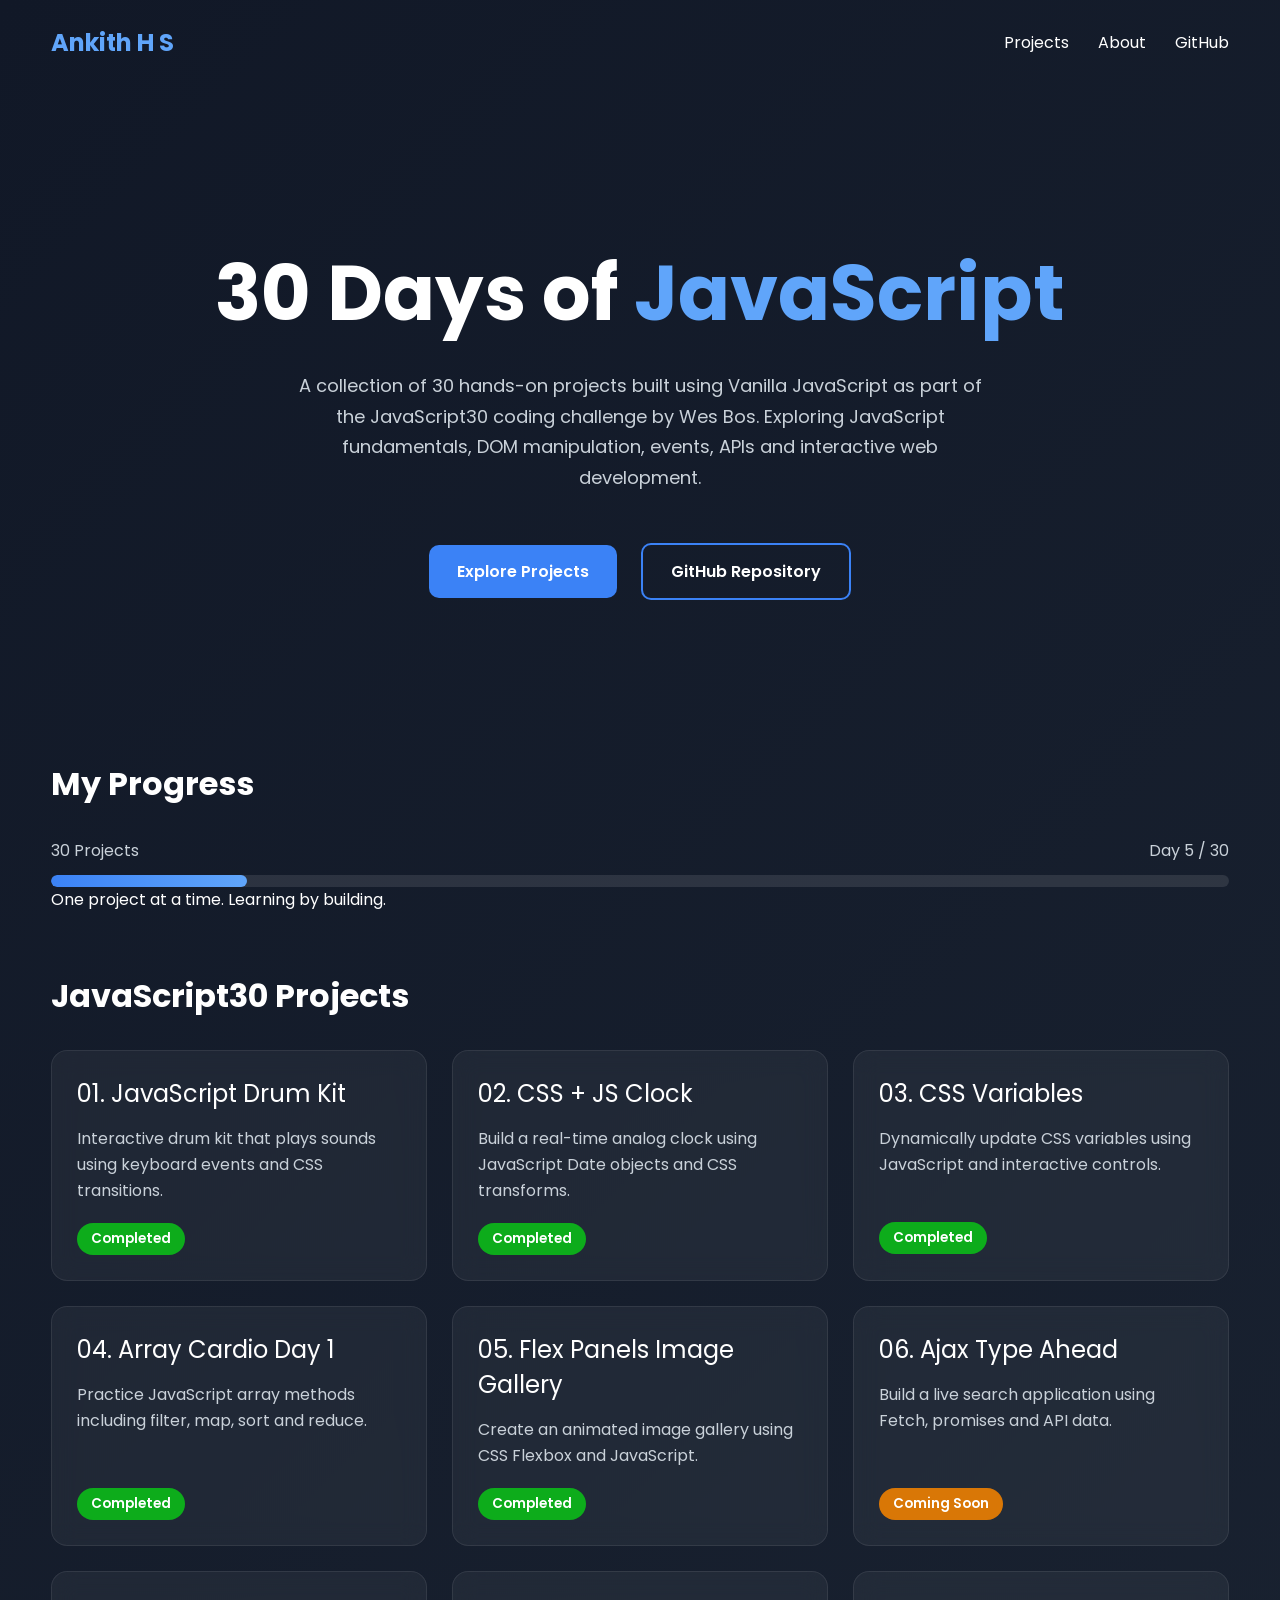
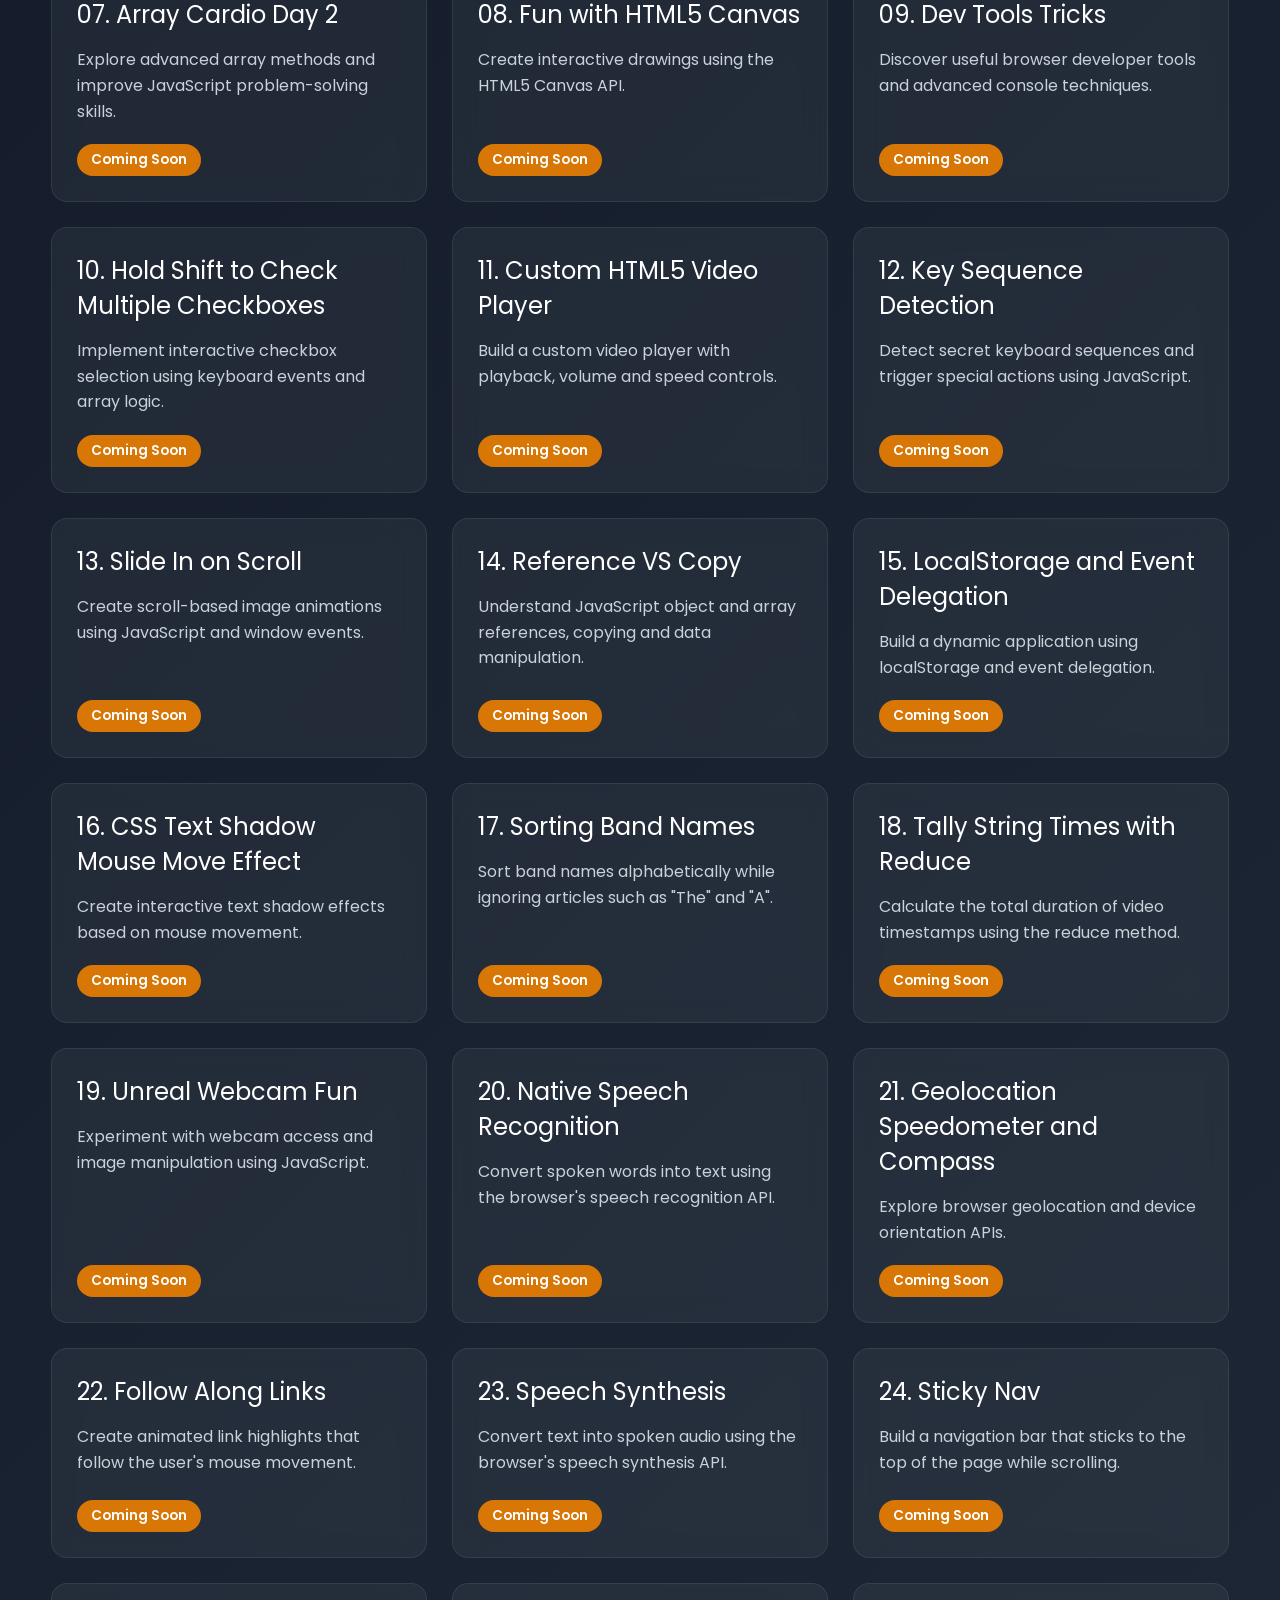
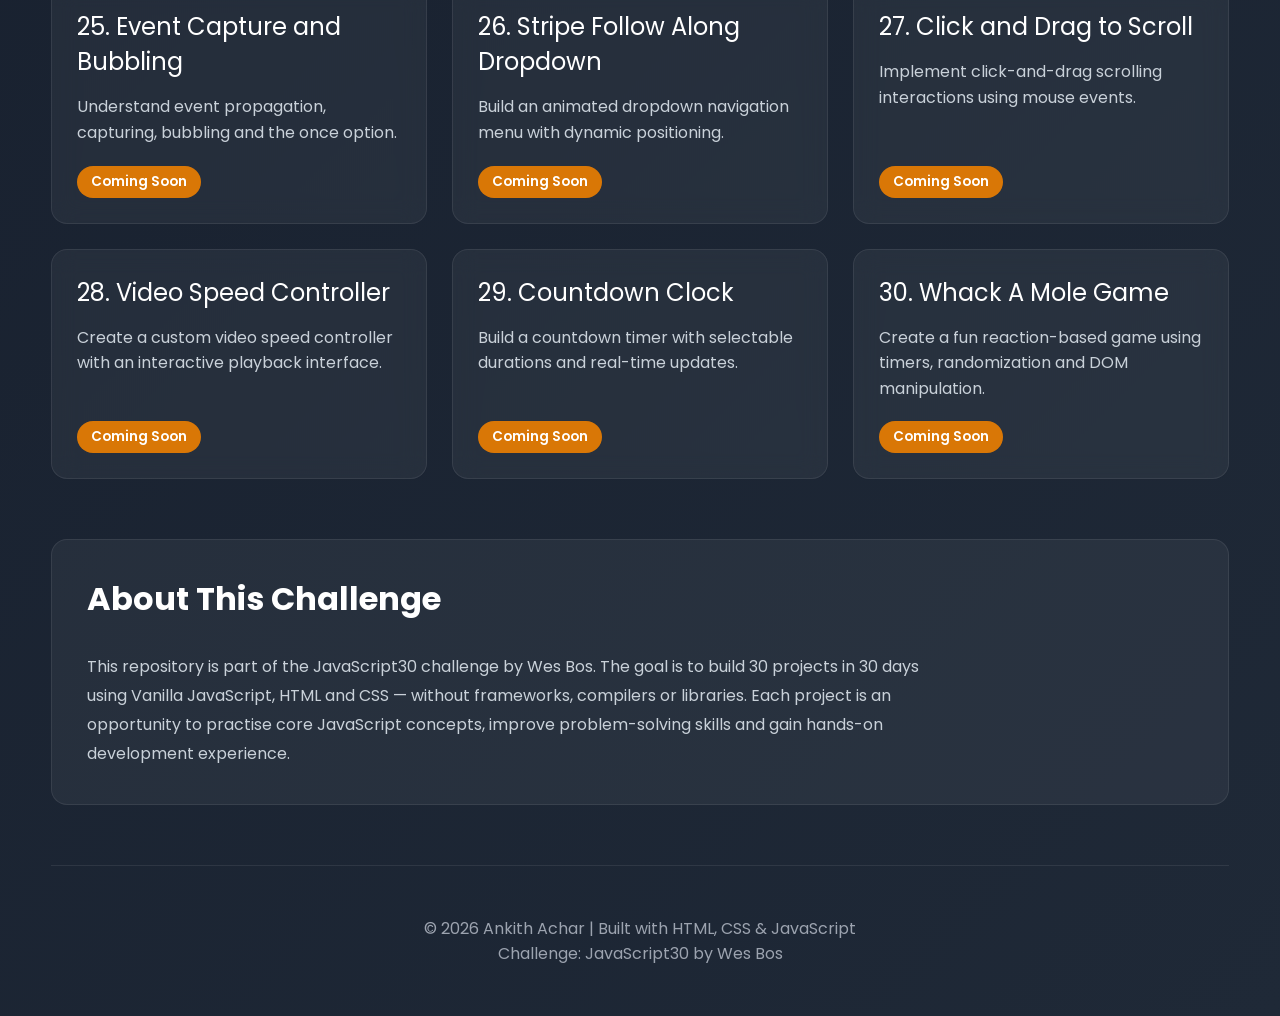
<file: index.html>
<!DOCTYPE html>
<html lang="en">

<head>
    <meta charset="UTF-8">
    <meta name="viewport" content="width=device-width, initial-scale=1.0">

    <title>Ankith H S | JavaScript30</title>

    <link rel="preconnect" href="https://fonts.googleapis.com">
    <link rel="preconnect" href="https://fonts.gstatic.com" crossorigin>

    <link href="https://fonts.googleapis.com/css2?family=Poppins:wght@300;400;500;600;700&display=swap"
          rel="stylesheet">

    <link rel="stylesheet" href="./style.css">
</head>

<body>

<div class="container">

    <!-- Navigation -->
    <nav>
        <h2>Ankith H S</h2>

        <div>
            <a href="#projects">Projects</a>
            <a href="#about">About</a>
            <a href="https://github.com/Ankith-Achar-27" target="_blank" rel="noopener noreferrer">GitHub</a>
        </div>
    </nav>


    <!-- Hero Section -->
    <section class="hero">

        <h1>30 Days of <span>JavaScript</span></h1>

        <p>
            A collection of 30 hands-on projects built using Vanilla JavaScript
            as part of the JavaScript30 coding challenge by Wes Bos.
            Exploring JavaScript fundamentals, DOM manipulation, events,
            APIs and interactive web development.
        </p>

        <div class="button-group">

            <a class="primary" href="#projects">
                Explore Projects
            </a>

            <a class="secondary"
               href="https://github.com/Ankith-Achar-27/JavaScript30"
               target="_blank"
               rel="noopener noreferrer">
                GitHub Repository
            </a>

        </div>

    </section>


    <!-- Progress Section -->
    <section class="progress-section">

        <h2>My Progress</h2>

        <div class="progress-info">
            <span>30 Projects</span>
            <span>Day 5 / 30</span>
        </div>

        <div class="progress-bar">
            <div class="progress-fill"></div>
        </div>

        <p>One project at a time. Learning by building.</p>

    </section>


    <!-- Projects Section -->
    <section id="projects">

        <h2>JavaScript30 Projects</h2>

        <div class="projects">

            <!-- Day 1 -->
            <div class="card">
                <a href="./01%20-%20Drum%20Kit/">
                    <div class="title">01. JavaScript Drum Kit</div>
                    <div class="description">
                        Interactive drum kit that plays sounds using keyboard
                        events and CSS transitions.
                    </div>
                    <span class="badge completed">Completed</span>
                </a>
            </div>

            <!-- Day 2 -->
            <div class="card">
                <a href="./02%20-%20CSS%20+%20JS%20Clock/">
                <div class="title">02. CSS + JS Clock</div>
                <div class="description">
                    Build a real-time analog clock using JavaScript Date
                    objects and CSS transforms.
                </div>
                    <span class="badge completed">Completed</span>
                </a>
            </div>

            <!-- Day 3 -->
            <div class="card">
                <a href="./CSS%20Variables/">
                    <div class="title">03. CSS Variables</div>
                    <div class="description">
                        Dynamically update CSS variables using JavaScript
                        and interactive controls.
                    </div>
                    <span class="badge completed">Completed</span>
                </a>

            </div>

            <!-- Day 4 -->
            <div class="card">
                <a href="./04%20-%20Array%20Cardio%201/">
                    <div class="title">04. Array Cardio Day 1</div>
                    <div class="description">
                        Practice JavaScript array methods including filter,
                        map, sort and reduce.
                    </div>
                    <span class="badge completed">Completed</span>
                </a>
            </div>

            <!-- Day 5 -->
            <div class="card">
                <a href="./05%20-%20Flex%20Panel%20Gallery/">
                    <div class="title">05. Flex Panels Image Gallery</div>
                    <div class="description">
                        Create an animated image gallery using CSS Flexbox
                        and JavaScript.
                    </div>
                    <span class="badge completed">Completed</span>
                </a>
            </div>

            <!-- Day 6 -->
            <div class="card">
                <div class="title">06. Ajax Type Ahead</div>
                <div class="description">
                    Build a live search application using Fetch,
                    promises and API data.
                </div>
                <span class="badge coming">Coming Soon</span>
            </div>

            <!-- Day 7 -->
            <div class="card">
                <div class="title">07. Array Cardio Day 2</div>
                <div class="description">
                    Explore advanced array methods and improve
                    JavaScript problem-solving skills.
                </div>
                <span class="badge coming">Coming Soon</span>
            </div>

            <!-- Day 8 -->
            <div class="card">
                <div class="title">08. Fun with HTML5 Canvas</div>
                <div class="description">
                    Create interactive drawings using the HTML5
                    Canvas API.
                </div>
                <span class="badge coming">Coming Soon</span>
            </div>

            <!-- Day 9 -->
            <div class="card">
                <div class="title">09. Dev Tools Tricks</div>
                <div class="description">
                    Discover useful browser developer tools and
                    advanced console techniques.
                </div>
                <span class="badge coming">Coming Soon</span>
            </div>

            <!-- Day 10 -->
            <div class="card">
                <div class="title">10. Hold Shift to Check Multiple Checkboxes</div>
                <div class="description">
                    Implement interactive checkbox selection
                    using keyboard events and array logic.
                </div>
                <span class="badge coming">Coming Soon</span>
            </div>

            <!-- Day 11 -->
            <div class="card">
                <div class="title">11. Custom HTML5 Video Player</div>
                <div class="description">
                    Build a custom video player with playback,
                    volume and speed controls.
                </div>
                <span class="badge coming">Coming Soon</span>
            </div>

            <!-- Day 12 -->
            <div class="card">
                <div class="title">12. Key Sequence Detection</div>
                <div class="description">
                    Detect secret keyboard sequences and trigger
                    special actions using JavaScript.
                </div>
                <span class="badge coming">Coming Soon</span>
            </div>

            <!-- Day 13 -->
            <div class="card">
                <div class="title">13. Slide In on Scroll</div>
                <div class="description">
                    Create scroll-based image animations using
                    JavaScript and window events.
                </div>
                <span class="badge coming">Coming Soon</span>
            </div>

            <!-- Day 14 -->
            <div class="card">
                <div class="title">14. Reference VS Copy</div>
                <div class="description">
                    Understand JavaScript object and array references,
                    copying and data manipulation.
                </div>
                <span class="badge coming">Coming Soon</span>
            </div>

            <!-- Day 15 -->
            <div class="card">
                <div class="title">15. LocalStorage and Event Delegation</div>
                <div class="description">
                    Build a dynamic application using localStorage
                    and event delegation.
                </div>
                <span class="badge coming">Coming Soon</span>
            </div>

            <!-- Day 16 -->
            <div class="card">
                <div class="title">16. CSS Text Shadow Mouse Move Effect</div>
                <div class="description">
                    Create interactive text shadow effects
                    based on mouse movement.
                </div>
                <span class="badge coming">Coming Soon</span>
            </div>

            <!-- Day 17 -->
            <div class="card">
                <div class="title">17. Sorting Band Names</div>
                <div class="description">
                    Sort band names alphabetically while
                    ignoring articles such as "The" and "A".
                </div>
                <span class="badge coming">Coming Soon</span>
            </div>

            <!-- Day 18 -->
            <div class="card">
                <div class="title">18. Tally String Times with Reduce</div>
                <div class="description">
                    Calculate the total duration of video
                    timestamps using the reduce method.
                </div>
                <span class="badge coming">Coming Soon</span>
            </div>

            <!-- Day 19 -->
            <div class="card">
                <div class="title">19. Unreal Webcam Fun</div>
                <div class="description">
                    Experiment with webcam access and image
                    manipulation using JavaScript.
                </div>
                <span class="badge coming">Coming Soon</span>
            </div>

            <!-- Day 20 -->
            <div class="card">
                <div class="title">20. Native Speech Recognition</div>
                <div class="description">
                    Convert spoken words into text using
                    the browser's speech recognition API.
                </div>
                <span class="badge coming">Coming Soon</span>
            </div>

            <!-- Day 21 -->
            <div class="card">
                <div class="title">21. Geolocation Speedometer and Compass</div>
                <div class="description">
                    Explore browser geolocation and device
                    orientation APIs.
                </div>
                <span class="badge coming">Coming Soon</span>
            </div>

            <!-- Day 22 -->
            <div class="card">
                <div class="title">22. Follow Along Links</div>
                <div class="description">
                    Create animated link highlights that follow
                    the user's mouse movement.
                </div>
                <span class="badge coming">Coming Soon</span>
            </div>

            <!-- Day 23 -->
            <div class="card">
                <div class="title">23. Speech Synthesis</div>
                <div class="description">
                    Convert text into spoken audio using
                    the browser's speech synthesis API.
                </div>
                <span class="badge coming">Coming Soon</span>
            </div>

            <!-- Day 24 -->
            <div class="card">
                <div class="title">24. Sticky Nav</div>
                <div class="description">
                    Build a navigation bar that sticks to the
                    top of the page while scrolling.
                </div>
                <span class="badge coming">Coming Soon</span>
            </div>

            <!-- Day 25 -->
            <div class="card">
                <div class="title">25. Event Capture and Bubbling</div>
                <div class="description">
                    Understand event propagation, capturing,
                    bubbling and the once option.
                </div>
                <span class="badge coming">Coming Soon</span>
            </div>

            <!-- Day 26 -->
            <div class="card">
                <div class="title">26. Stripe Follow Along Dropdown</div>
                <div class="description">
                    Build an animated dropdown navigation
                    menu with dynamic positioning.
                </div>
                <span class="badge coming">Coming Soon</span>
            </div>

            <!-- Day 27 -->
            <div class="card">
                <div class="title">27. Click and Drag to Scroll</div>
                <div class="description">
                    Implement click-and-drag scrolling
                    interactions using mouse events.
                </div>
                <span class="badge coming">Coming Soon</span>
            </div>

            <!-- Day 28 -->
            <div class="card">
                <div class="title">28. Video Speed Controller</div>
                <div class="description">
                    Create a custom video speed controller
                    with an interactive playback interface.
                </div>
                <span class="badge coming">Coming Soon</span>
            </div>

            <!-- Day 29 -->
            <div class="card">
                <div class="title">29. Countdown Clock</div>
                <div class="description">
                    Build a countdown timer with selectable
                    durations and real-time updates.
                </div>
                <span class="badge coming">Coming Soon</span>
            </div>

            <!-- Day 30 -->
            <div class="card">
                <div class="title">30. Whack A Mole Game</div>
                <div class="description">
                    Create a fun reaction-based game using
                    timers, randomization and DOM manipulation.
                </div>
                <span class="badge coming">Coming Soon</span>
            </div>

        </div>

    </section>


    <!-- About Section -->
    <section id="about">

        <h2>About This Challenge</h2>

        <p>
            This repository is part of the JavaScript30 challenge by Wes Bos.
            The goal is to build 30 projects in 30 days using Vanilla JavaScript,
            HTML and CSS — without frameworks, compilers or libraries.

            Each project is an opportunity to practise core JavaScript concepts,
            improve problem-solving skills and gain hands-on development experience.
        </p>

    </section>


    <!-- Footer -->
    <footer>

        © 2026 Ankith Achar | Built with HTML, CSS & JavaScript

        <p>
            Challenge: JavaScript30 by Wes Bos
        </p>

    </footer>

</div>

</body>
</html>
</file>
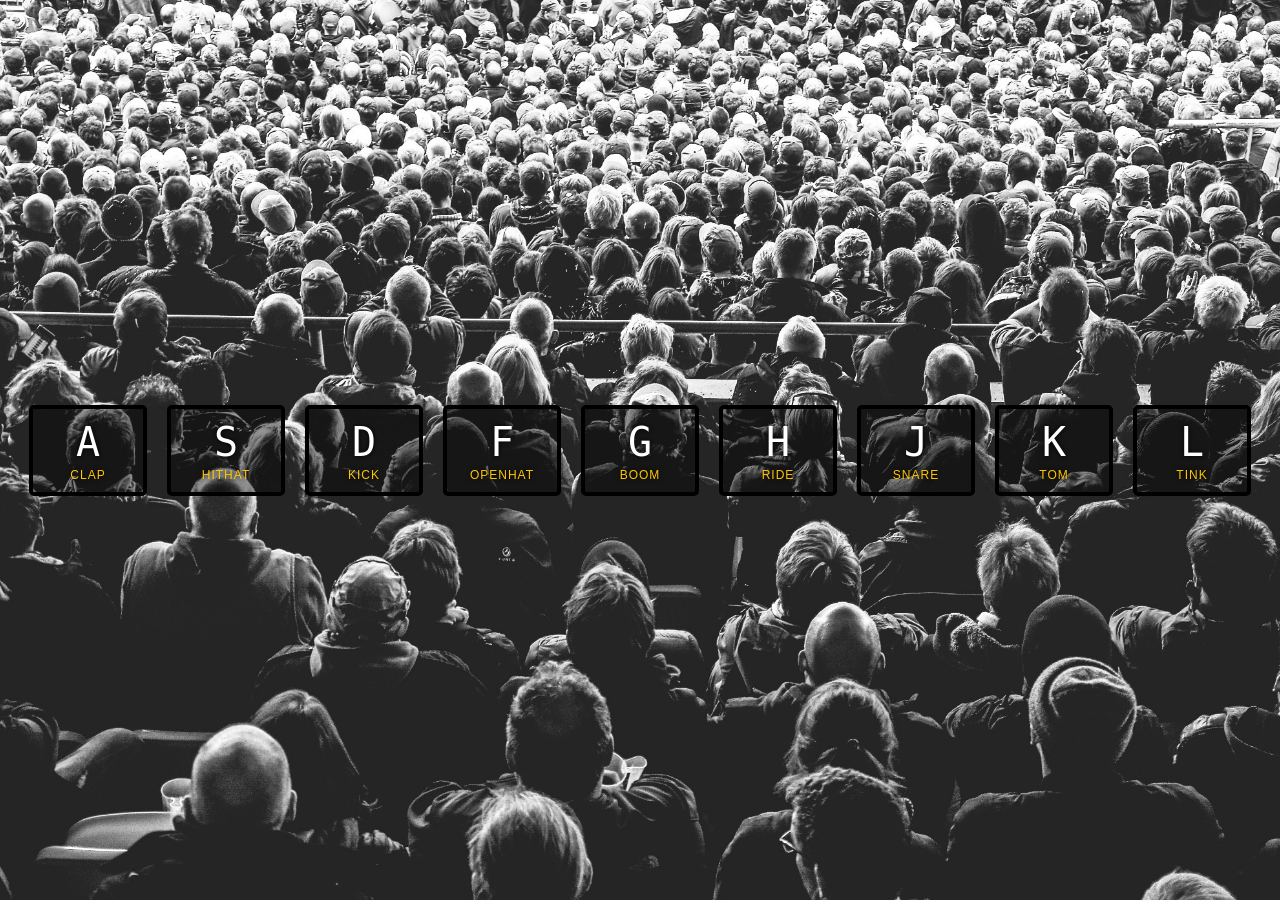
<file: 01 - Drum Kit/index.html>
<!doctype html>
<html lang="en">
<head>
    <meta charset="UTF-8">
    <meta name="viewport"
          content="width=device-width, user-scalable=no, initial-scale=1.0, maximum-scale=1.0, minimum-scale=1.0">
    <meta http-equiv="X-UA-Compatible" content="ie=edge">
    <title>JS Drum Kit</title>
    <link rel="icon" href="https://fav.farm/✅" />
    <link rel="stylesheet" href="./styles/style.css">
</head>

<body>
    <div class="keys">
        <div class="key" data-key="65">
            <kbd>A</kbd>
            <span class="sound">clap</span>
        </div>
        <div class="key" data-key="83">
            <kbd>S</kbd>
            <span class="sound">hithat</span>
        </div>
        <div class="key" data-key="68">
            <kbd>D</kbd>
            <span class="sound">kick</span>
        </div>
        <div class="key" data-key="70">
            <kbd>F</kbd>
            <span class="sound">openhat</span>
        </div>
        <div class="key" data-key="71">
            <kbd>G</kbd>
            <span class="sound">boom</span>
        </div>
        <div class="key" data-key="72">
            <kbd>H</kbd>
            <span class="sound">ride</span>
        </div>
        <div class="key" data-key="74">
            <kbd>J</kbd>
            <span class="sound">snare</span>
        </div>
        <div class="key" data-key="75">
            <kbd>K</kbd>
            <span class="sound">tom</span>
        </div>
        <div class="key" data-key="76">
            <kbd>L</kbd>
            <span class="sound">tink</span>
        </div>
    </div>
    
    <audio data-key="65" src="sounds/clap.wav"></audio>
    <audio data-key="83" src="sounds/hihat.wav"></audio>
    <audio data-key="68" src="sounds/kick.wav"></audio>
    <audio data-key="70" src="sounds/openhat.wav"></audio>
    <audio data-key="71" src="sounds/boom.wav"></audio>
    <audio data-key="72" src="sounds/ride.wav"></audio>
    <audio data-key="74" src="sounds/snare.wav"></audio>
    <audio data-key="75" src="sounds/tom.wav"></audio>
    <audio data-key="76" src="sounds/tink.wav"></audio>

    <script src="./scripts/script.js"></script>
</body>
</html>
</file>
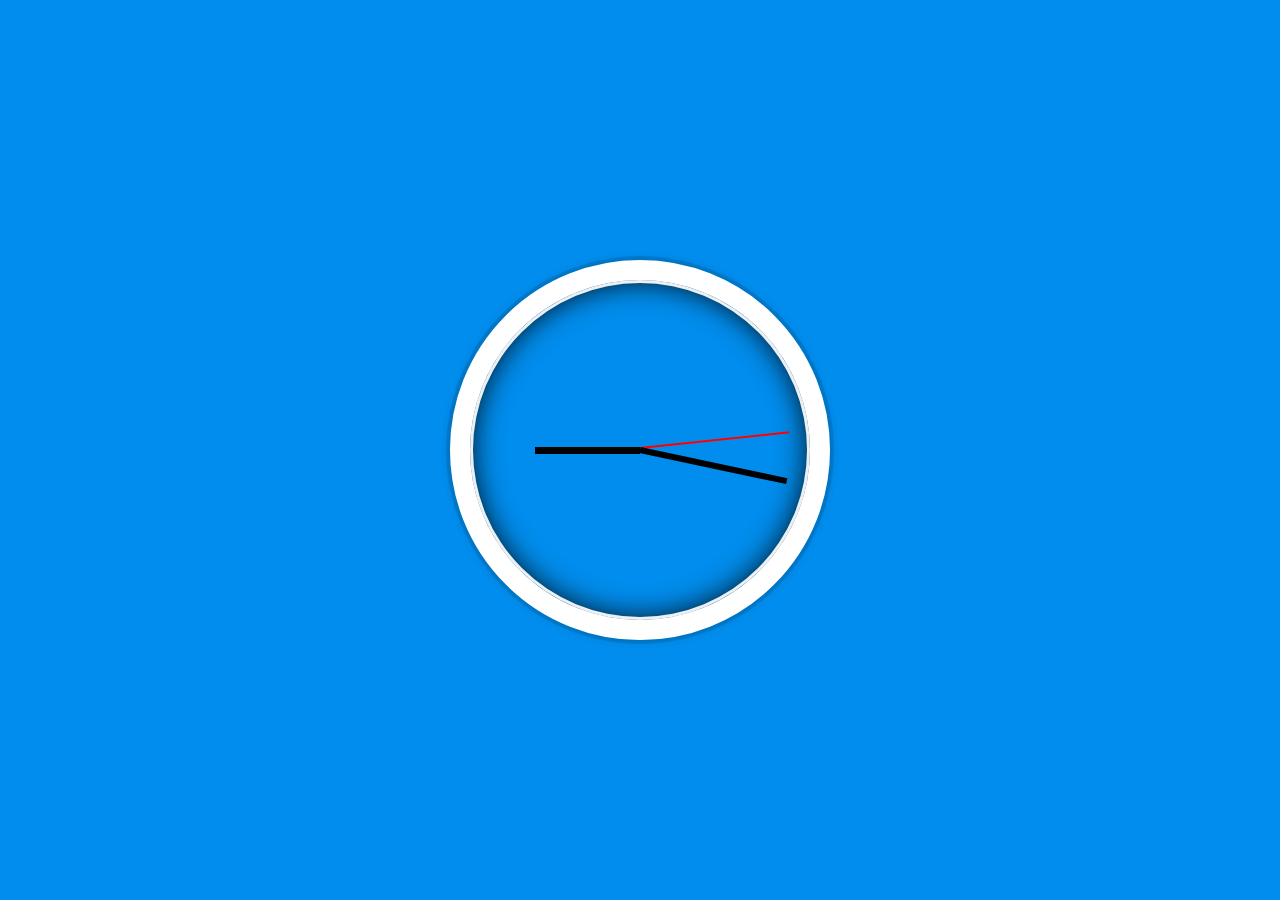
<file: 02 - CSS + JS Clock/index.html>
<!doctype html>
<html lang="en">
<head>
    <meta charset="UTF-8">
    <meta name="viewport"
          content="width=device-width, user-scalable=no, initial-scale=1.0, maximum-scale=1.0, minimum-scale=1.0">
    <meta http-equiv="X-UA-Compatible" content="ie=edge">
    <title>CSS+JS Clock</title>
    <link rel="stylesheet" href="./styles/style.css">
    <link rel="icon" href="https://fav.farm/✅" />
</head>
<body>
    <div class="clock">
        <div class="clock-face">
            <div class="hands second-hand"></div>
            <div class="hands minute-hand"></div>
            <div class="hands hour-hand"></div>
        </div>
    </div>
<script src="./scripts/script.js"></script>
</body>
</html>
</file>
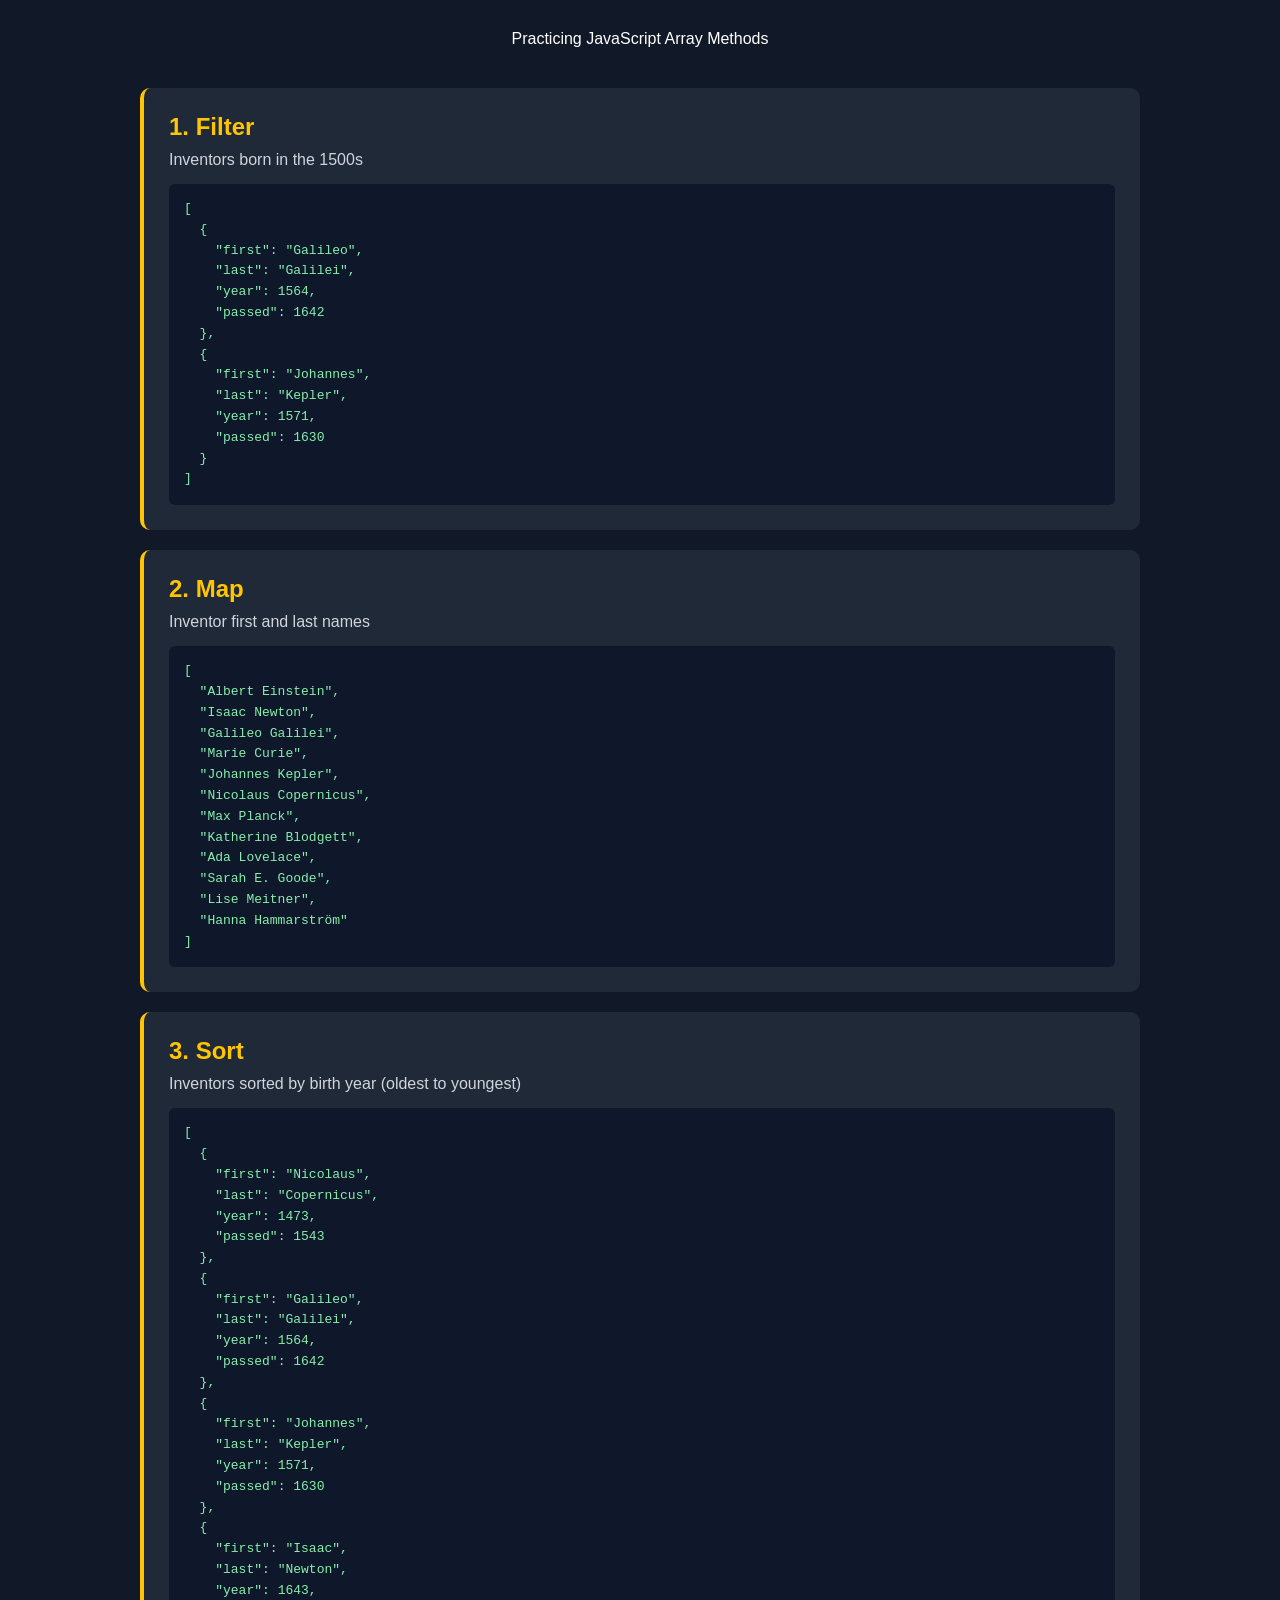
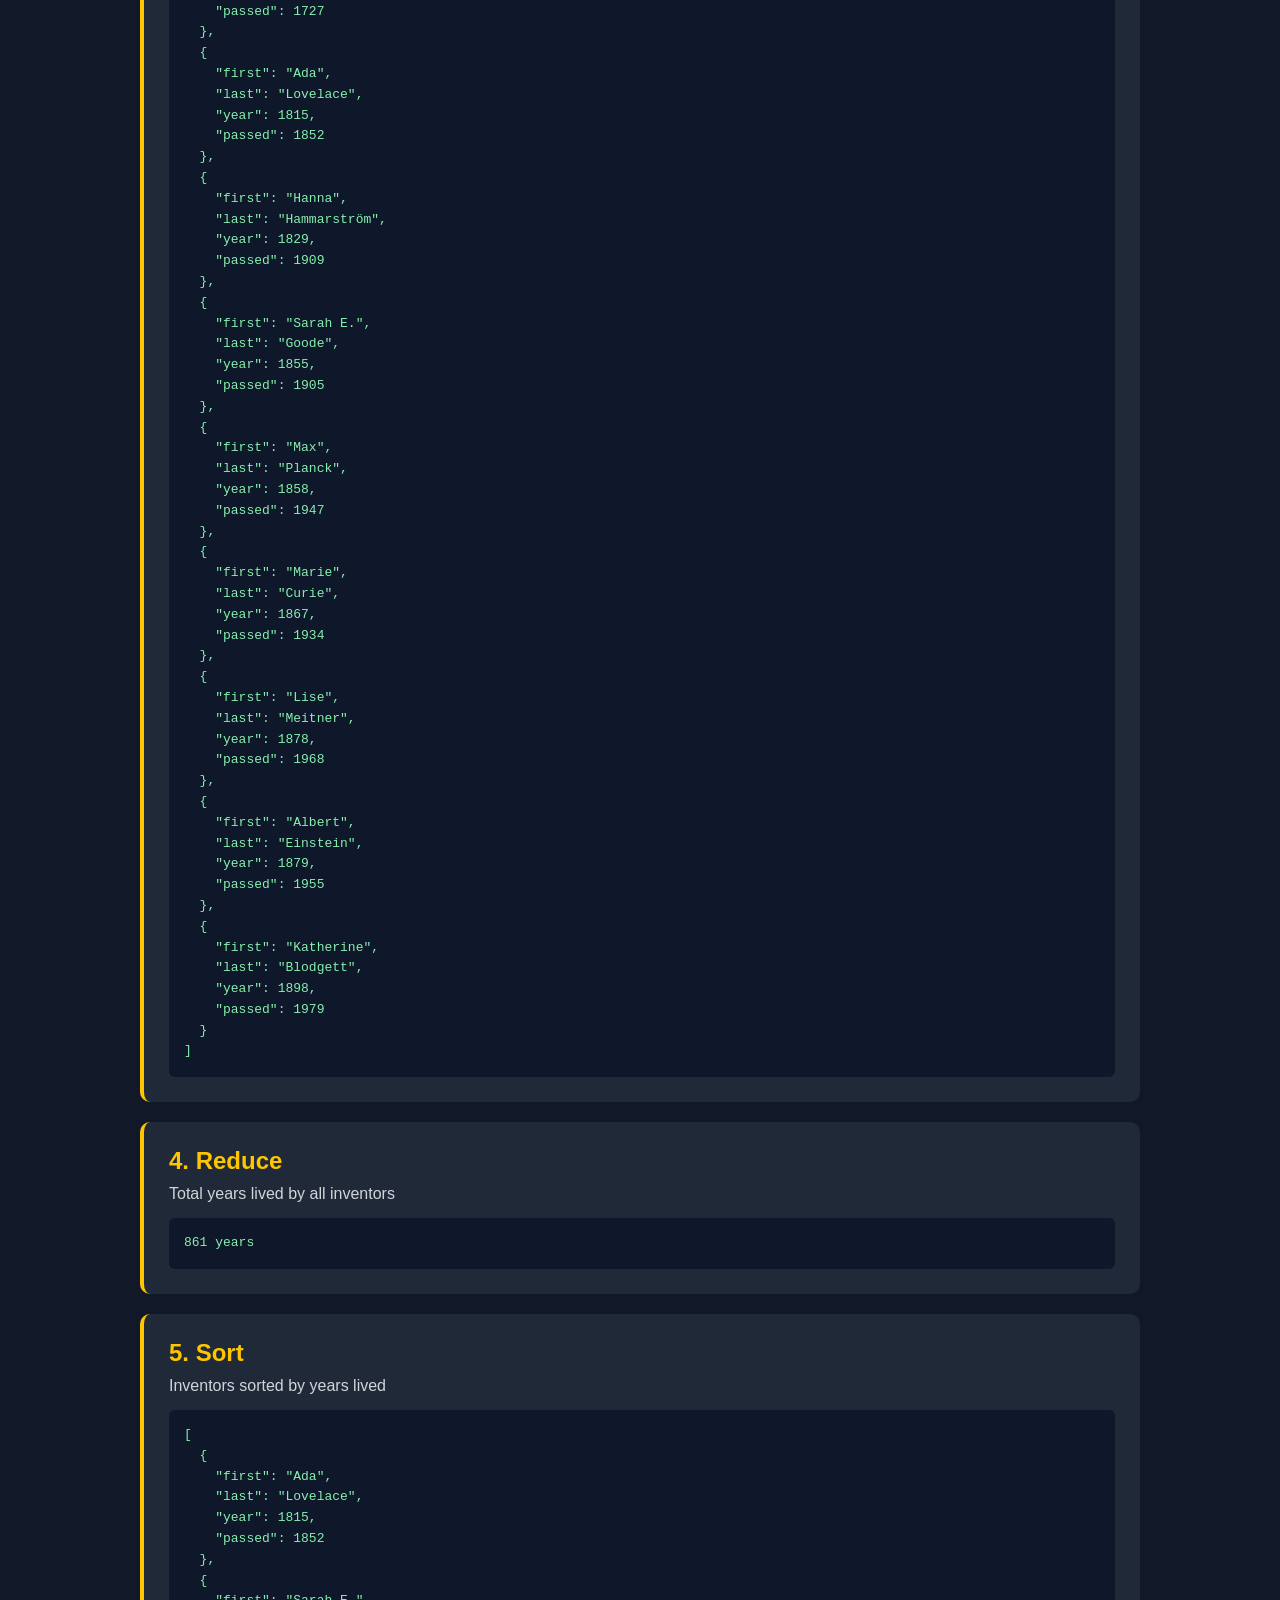
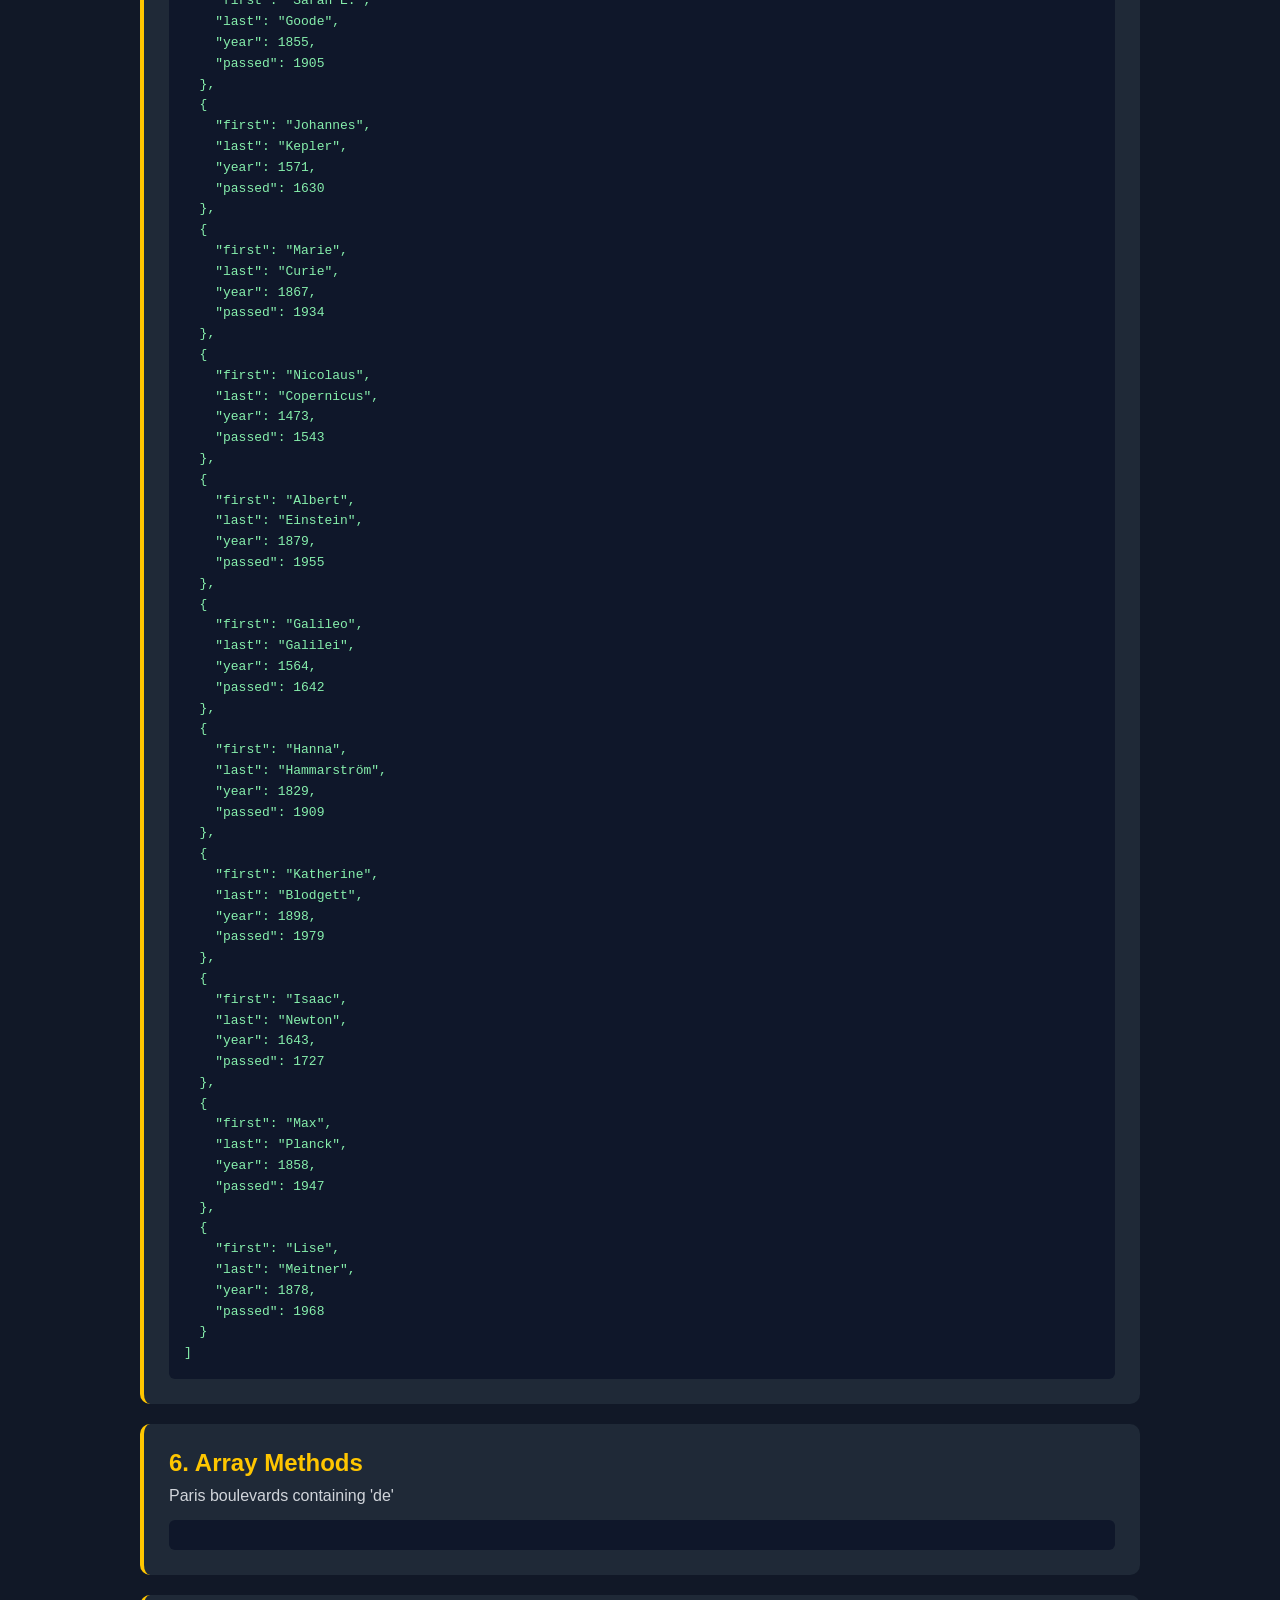
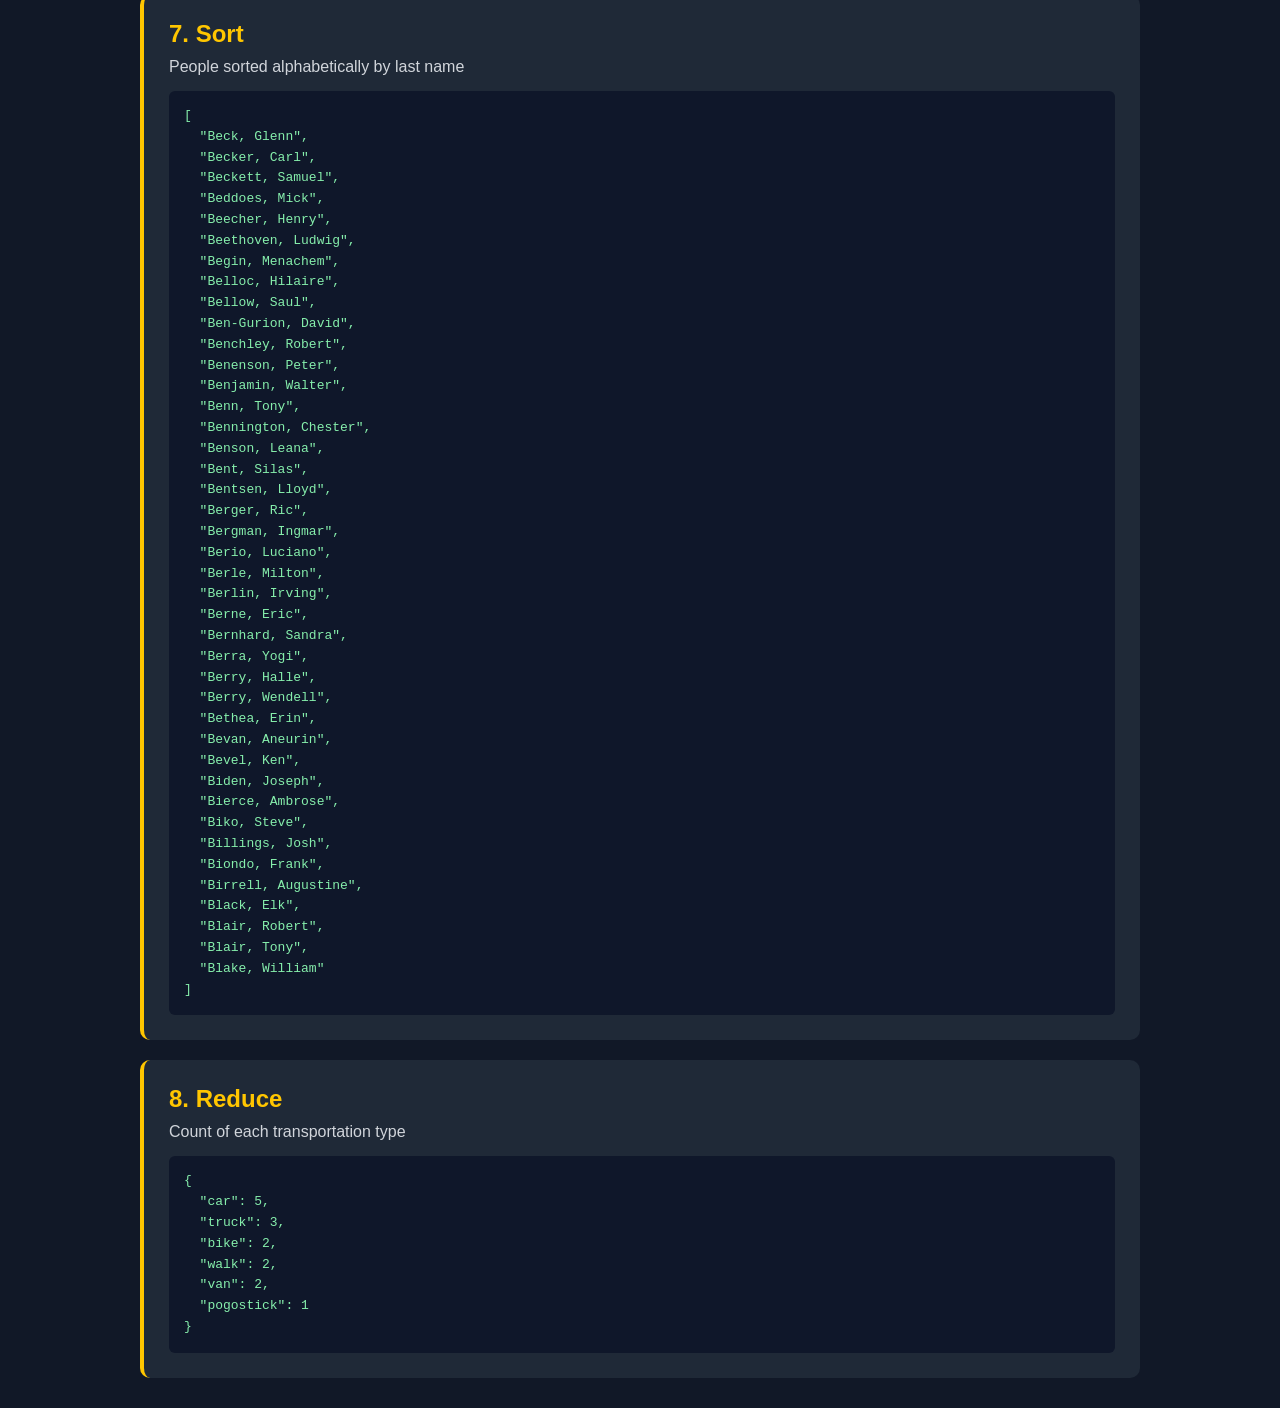
<file: 04 - Array Cardio 1/index.html>
<!DOCTYPE html>
<html lang="en">
<head>
    <meta charset="UTF-8">
    <meta name="viewport" content="width=device-width, initial-scale=1.0">
    <title>Array Cardio Day 1</title>
    <link rel="stylesheet" href="style.css">
</head>
<body>

<header>
    <p>Practicing JavaScript Array Methods</p>
</header>

<main>

    <section>
        <h2>1. Filter</h2>
        <p>Inventors born in the 1500s</p>
        <pre id="filter-result"></pre>
    </section>

    <section>
        <h2>2. Map</h2>
        <p>Inventor first and last names</p>
        <pre id="map-result"></pre>
    </section>

    <section>
        <h2>3. Sort</h2>
        <p>Inventors sorted by birth year (oldest to youngest)</p>
        <pre id="sort-result"></pre>
    </section>

    <section>
        <h2>4. Reduce</h2>
        <p>Total years lived by all inventors</p>
        <pre id="reduce-result"></pre>
    </section>

    <section>
        <h2>5. Sort</h2>
        <p>Inventors sorted by years lived</p>
        <pre id="years-result"></pre>
    </section>

    <section>
        <h2>6. Array Methods</h2>
        <p>Paris boulevards containing 'de'</p>
        <pre id="boulevard-result"></pre>
    </section>

    <section>
        <h2>7. Sort</h2>
        <p>People sorted alphabetically by last name</p>
        <pre id="alpha-result"></pre>
    </section>

    <section>
        <h2>8. Reduce</h2>
        <p>Count of each transportation type</p>
        <pre id="vehicles-result"></pre>
    </section>

</main>

<script src="script.js"></script>
</body>
</html>
</file>
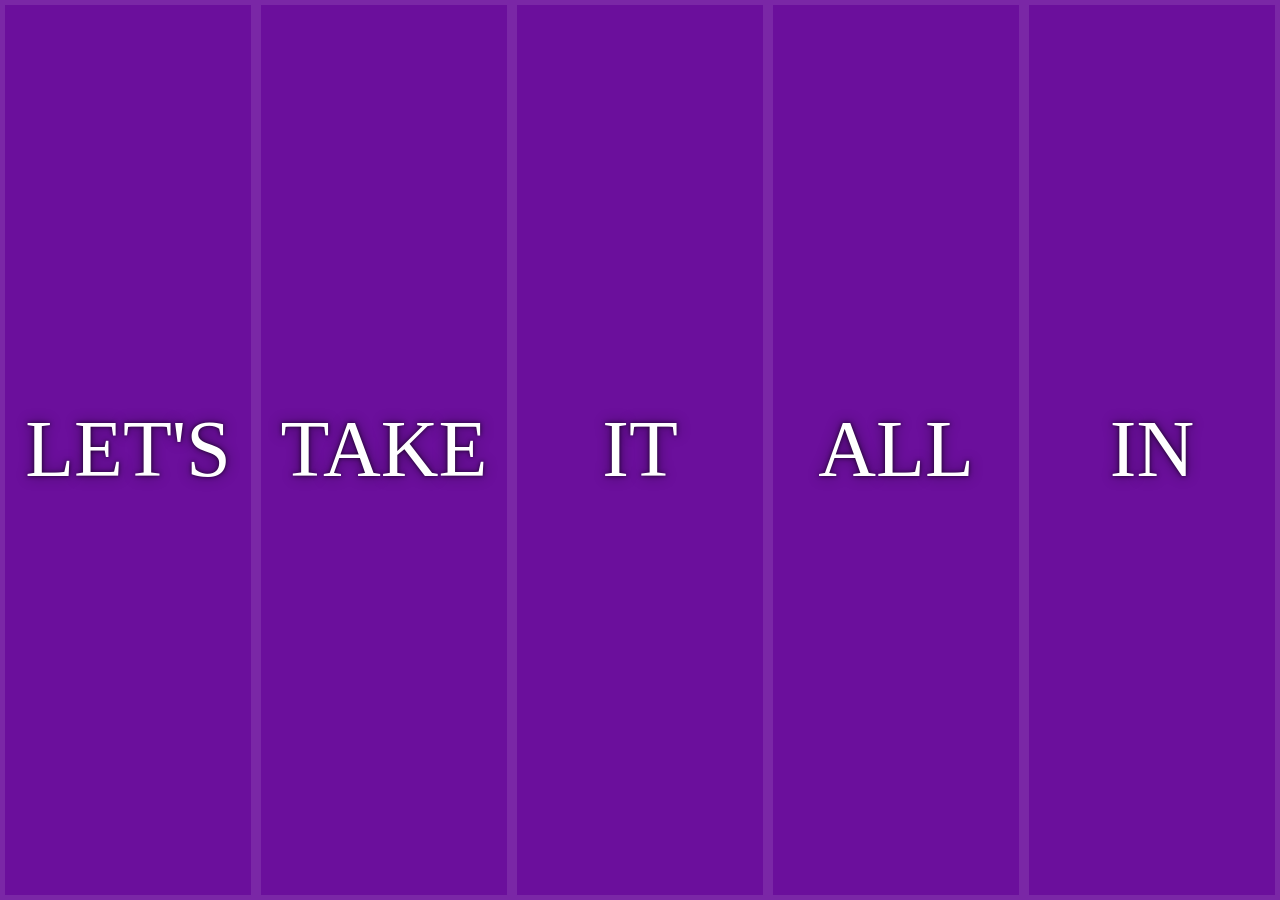
<file: 05 - Flex Panel Gallery/index.html>
<!doctype html>
<html lang="en">
<head>
    <meta charset="UTF-8">
    <meta name="viewport"
          content="width=device-width, user-scalable=no, initial-scale=1.0, maximum-scale=1.0, minimum-scale=1.0">
    <meta http-equiv="X-UA-Compatible" content="ie=edge">
    <title>Flex Panel</title>
    <link rel="stylesheet" href="style.css">
</head>
<body>
<div class="panels">
    <div class="panel panel1">
        <p>Hey</p>
        <p>Let's</p>
        <p>Dance</p>
    </div>
    <div class="panel panel2">
        <p>Give</p>
        <p>Take</p>
        <p>Receive</p>
    </div>
    <div class="panel panel3">
        <p>Experience</p>
        <p>It</p>
        <p>Today</p>
    </div>
    <div class="panel panel4">
        <p>Give</p>
        <p>All</p>
        <p>You can</p>
    </div>
    <div class="panel panel5">
        <p>Life</p>
        <p>In</p>
        <p>Motion</p>
    </div>

</div>
<script src="script.js"></script>
</body>
</html>
</file>
<file: style.css>
* {
    margin: 0;
    padding: 0;
    box-sizing: border-box;
    font-family: "Poppins", sans-serif;
}

html {
    scroll-behavior: smooth;
}

body {
    background: linear-gradient(135deg, #111827, #1f2937);
    color: white;
    min-height: 100vh;
}

.container {
    width: min(1200px, 92%);
    margin: auto;
}

/* NAVBAR */
nav {
    display: flex;
    justify-content: space-between;
    align-items: center;
    padding: 25px 0;
}

nav h2 {
    color: #60a5fa;
}

nav a {
    color: white;
    text-decoration: none;
    margin-left: 25px;
    transition: .3s;
}

nav a:hover {
    color: #60a5fa;
}

/* HERO */
.hero {
    text-align: center;
    padding: 90px 0;
}

.hero h1 {
    font-size: clamp(3rem, 6vw, 4.8rem);
    margin-bottom: 20px;
}

.hero span {
    color: #60a5fa;
}

.hero p {
    max-width: 700px;
    margin: auto;
    color: #c9d1d9;
    line-height: 1.7;
    font-size: 18px;
}

.button-group {
    margin-top: 40px;
}

.button-group a {
    display: inline-block;
    text-decoration: none;
    padding: 14px 28px;
    border-radius: 10px;
    margin: 10px;
    font-weight: 600;
    transition: .3s;
}

.primary {
    background: #3b82f6;
    color: white;
}

.secondary {
    border: 2px solid #3b82f6;
    color: white;
}

.button-group a:hover {
    transform: translateY(-4px);
}

/* SECTIONS */
section {
    margin: 60px 0;
}

section h2 {
    margin-bottom: 30px;
    font-size: 2rem;
}

/* PROGRESS SECTION */
.progress-section {
    margin: 40px 0 60px;
}

.progress-info {
    display: flex;
    justify-content: space-between;
    align-items: center;
    margin-bottom: 12px;
    color: #c9d1d9;
}

.progress-bar {
    width: 100%;
    height: 12px;
    background: rgba(255, 255, 255, .1);
    border-radius: 20px;
    overflow: hidden;
}

.progress-fill {
    width: 16.66666666%;
    height: 100%;
    background: linear-gradient(90deg, #3b82f6, #60a5fa);
    border-radius: 20px;
    transition: width .4s ease;
}

/* PROJECT GRID */
.projects {
    display: grid;
    grid-template-columns: repeat(auto-fit, minmax(280px, 1fr));
    gap: 25px;
}

/* PROJECT CARD */
.card {
    display: flex;
    flex-direction: column;
    justify-content: space-between;
    min-height: 210px;
    background: rgba(255, 255, 255, .05);
    backdrop-filter: blur(12px);
    border: 1px solid rgba(255, 255, 255, .08);
    border-radius: 16px;
    padding: 25px;
    transition: .35s;
}

.card:hover {
    transform: translateY(-8px);
    border-color: #60a5fa;
    box-shadow: 0 20px 40px rgba(0, 0, 0, .35);
}

.card a {
    display: flex;
    flex-direction: column;
    flex: 1;
    height: 100%;
    text-decoration: none;
    color: inherit;
}

.title {
    font-size: 1.5rem;
    margin-bottom: 15px;
}

.description {
    color: #c9d1d9;
    line-height: 1.6;
    margin-bottom: 20px;
}

/* STATUS BADGES */
.badge {
    display: inline-block;
    align-self: flex-start;
    background: #16a34a;
    padding: 6px 14px;
    border-radius: 30px;
    font-size: .85rem;
    font-weight: 600;
    margin-top: auto;
}

.coming {
    background: #d97706;
}

.badge.inProgress {
    background: #2563eb;
}
.badge.completed {
    background: #0dac1b;
}
/* ABOUT SECTION */
#about {
    padding: 35px;
    background: rgba(255, 255, 255, .05);
    border: 1px solid rgba(255, 255, 255, .08);
    border-radius: 16px;
}

#about p {
    color: #c9d1d9;
    line-height: 1.8;
    max-width: 850px;
}

/* FOOTER */
footer {
    text-align: center;
    padding: 50px 0;
    color: #9ca3af;
    border-top: 1px solid rgba(255, 255, 255, .08);
    margin-top: 60px;
}

footer a {
    color: #60a5fa;
    text-decoration: none;
}

footer a:hover {
    text-decoration: underline;
}

/* RESPONSIVE DESIGN */
@media (max-width: 650px) {
    nav {
        flex-direction: column;
        gap: 15px;
    }

    nav a {
        margin: 0 8px;
    }

    .hero {
        padding: 60px 0;
    }

    .hero p {
        font-size: 16px;
    }

    .progress-info {
        font-size: .9rem;
    }

    #about {
        padding: 25px;
    }
}
</file>
<file: 01 - Drum Kit/styles/style.css>
html{
    font-size: 10px;
    background: url("../assets/background.jpg") bottom center;
    background-size: cover;
}
body,html{
    margin: 0;
    padding: 0;
    font-family: sans-serif;
}

body{
    min-height: 100vh;
    display: flex;
    justify-content: center;
    align-items: center;
}

.keys{
    display: flex;
    align-items: center;
    justify-content: center;
}

.key{
    flex: 0 0 10rem;
    border: .4rem solid black;
    border-radius: .5rem;
    margin: 1rem;
    font-size: 1.5rem;
    padding:1rem 0.5rem;
    text-align: center;
    color: white;
    transition: all .07s ease;
    background: rgba(0,0,0,0.4);
    text-shadow: 0 0 .5rem black;
}

.playing {
    transform: scale(1.1);
    border-color: #ffc600;
    box-shadow: 0 0 1rem #ffc600;
}

kbd {
    display: block;
    font-size: 4rem;
}
.sound{
    font-size: 1.2rem;
    text-transform: uppercase;
    letter-spacing: 0.1rem;
    color: #ffc600;
}
</file>
<file: 02 - CSS + JS Clock/styles/style.css>
html{
    background-size: cover;
    background: #018DED url(https://unsplash.it/1500/1000?image=881&blur=9) no-repeat center;
    min-height: 100vh;
    font-family: 'helvetica neue', sans-serif;
    text-align: center;
    font-size: 10px;
}

body{
    margin: 0;
    padding: 0;
    display: flex;
    flex: 1;
    font-size: 2rem;
    min-height: 100vh;
    align-items: center;
}

.clock{
    width: 30rem;
    height: 30rem;
    border: 20px solid white;
    border-radius: 50%;
    margin: 5rem auto;
    position: relative;
    padding: 2rem;
    box-shadow:
            0 0 0 4px rgba(0,0,0,0.1),
            inset 0 0 0 3px #EFEFEF,
            inset 0 0 30px black,
            0 0 10px rgba(0,0,0,0.2);
}

.clock-face{
    position: relative;
    width: 100%;
    height: 100%;
    transform: translateY(-3px);
}

.hands{
    position: absolute;
    width: 50%;
    height: 6px;
    background: black;
    top: 50%;
    right: 50%;
    transform-origin: 100%;
    transform: rotate(90deg);
    transition: all 0.05s;
    transition-timing-function: cubic-bezier(0.55, 0.055, 0.675, 0.675);
}

.second-hand {
    height: 2px;
    width: 50%;
    background: red;
}

.min-hand {
    height: 4px;
    width: 45%;
    background: black;
}

.hour-hand {
    height: 7px;
    width: 35%;
    background: black;
}
</file>
<file: 04 - Array Cardio 1/style.css>
* {
    margin: 0;
    padding: 0;
    box-sizing: border-box;
}

body {
    font-family: Arial, sans-serif;
    background: #111827;
    color: white;
    padding: 30px;
}

header {
    text-align: center;
    margin-bottom: 40px;
}

header h1 {
    color: #ffc600;
    margin-bottom: 10px;
}

main {
    max-width: 1000px;
    margin: auto;
    display: grid;
    gap: 20px;
}

section {
    background: #1f2937;
    padding: 25px;
    border-radius: 10px;
    border-left: 4px solid #ffc600;
}

section h2 {
    color: #ffc600;
    margin-bottom: 10px;
}

section p {
    color: #d1d5db;
    margin-bottom: 15px;
}

pre {
    background: #0f172a;
    padding: 15px;
    border-radius: 6px;
    white-space: pre-wrap;
    overflow-wrap: anywhere;
    line-height: 1.6;
    color: #86efac;
}
</file>
<file: 05 - Flex Panel Gallery/style.css>
html {
    box-sizing: border-box;
    background: #ffc600;
    font-family: 'helvetica neue',sans-serif;
    font-size: 20px;
    font-weight: 200;
}
body {
    margin: 0;
}

*, *:before, *:after {
    box-sizing: inherit;
}

.panels {
    min-height: 100vh;
    overflow: hidden;
    display: flex;
}

.panel {
    background: #6B0F9C;
    box-shadow: inset 0 0 0 5px rgba(255,255,255,0.1);
    color: white;
    text-align: center;
    align-items: center;
    transition:
            font-size 0.7s cubic-bezier(0.61,-0.19, 0.7,-0.11),
            flex 0.7s cubic-bezier(0.61,-0.19, 0.7,-0.11),
            background 0.2s;
    font-size: 20px;
    background-size: cover;
    background-position: center;
    flex: 1;
    justify-content: center;
    display: flex;
    flex-direction: column;
}

.panel1 { background-image: url(https://images.unsplash.com/photo-1443891238287-325a8fddd0f7?w=1500&h=1500); }
.panel2 { background-image: url(https://cdn.pixabay.com/photo/2017/08/07/16/48/green-2605621_1280.jpg); }
.panel3 { background-image: url(https://images.unsplash.com/photo-1465188162913-8fb5709d6d57?w=1500&h=1500); }
.panel4 { background-image: url(https://images.unsplash.com/photo-1442522772768-9032b6d10e3e?w=1500&h=1500); }
.panel5 { background-image: url(https://images.unsplash.com/photo-1465156799763-2c087c332922?w=1500&h=1500); }

/* Flex Items */
.panel > * {
    margin: 0;
    width: 100%;
    transition: transform 0.5s;
    flex: 1 0 auto;
    display: flex;
    justify-content: center;
    align-items: center;
}

.panel > *:first-child { transform: translateY(-100%); }
.panel.open-active > *:first-child { transform: translateY(0); }
.panel > *:last-child { transform: translateY(100%); }
.panel.open-active > *:last-child { transform: translateY(0); }

.panel p {
    text-transform: uppercase;
    font-family: 'Amatic SC', cursive;
    text-shadow: 0 0 4px rgba(0, 0, 0, 0.72), 0 0 14px rgba(0, 0, 0, 0.45);
    font-size: 2em;
}

.panel p:nth-child(2) {
    font-size: 4em;
}

.panel.open {
    flex: 5;
    font-size: 40px;
}

@media only screen and (max-width: 600px) {
    .panel p {
        font-size: 1em;
    }
}
</file>
